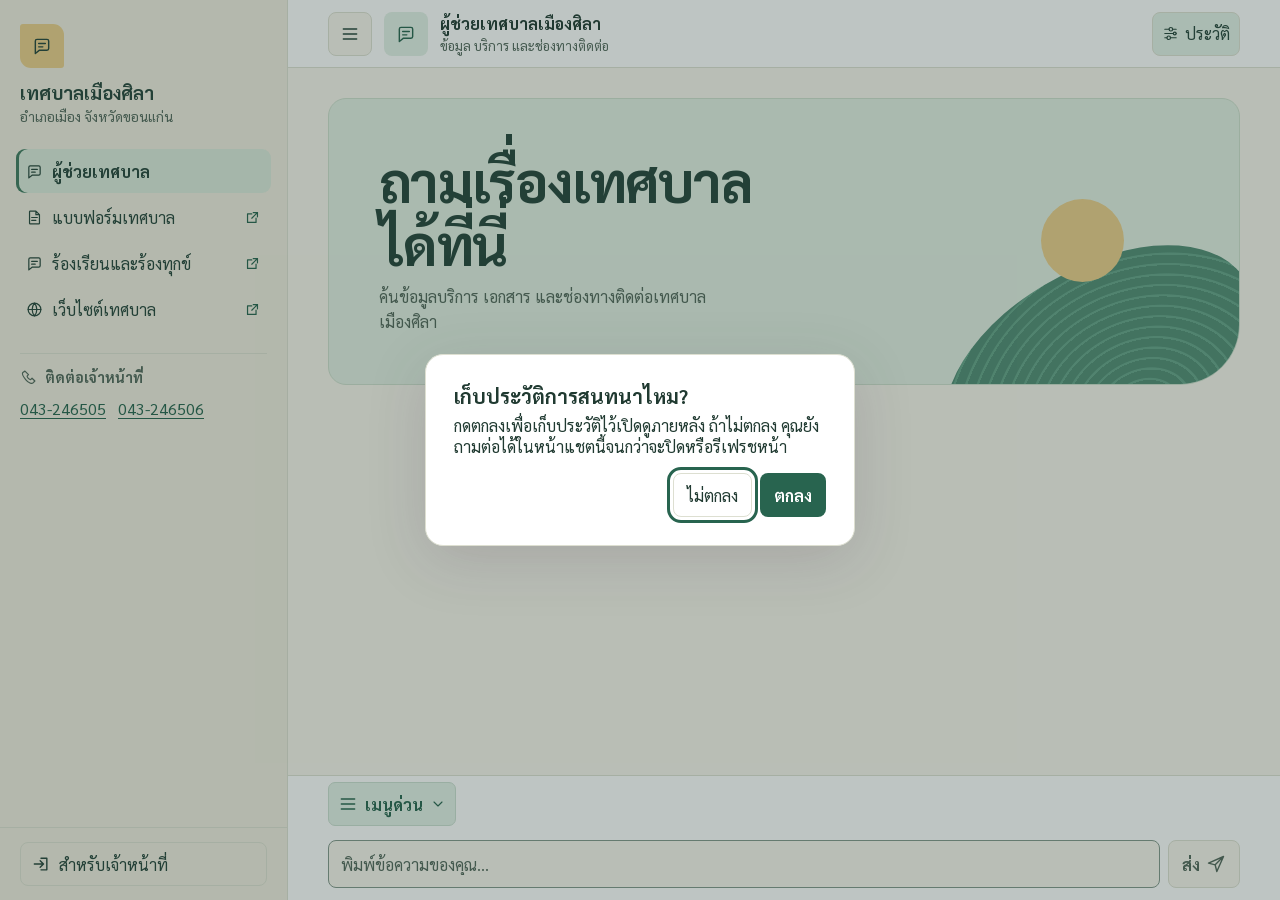
<file: index.html>
<!DOCTYPE html>
<html lang="th">
<head>
    <meta charset="UTF-8">
    <meta name="viewport" content="width=device-width, initial-scale=1.0, viewport-fit=cover">
    <title>แชทบอท เทศบาลเมืองศิลา</title>
    <link rel="preconnect" href="https://fonts.googleapis.com">
    <link rel="preconnect" href="https://fonts.gstatic.com" crossorigin>
    <link href="https://fonts.googleapis.com/css2?family=Sarabun:wght@400;500;600;700&display=swap" rel="stylesheet">
    <link rel="stylesheet" href="chat.css?v=jade-20261124">
</head>
<body>

<div class="app">

    <!-- ── Sidebar ── -->
    <aside class="sidebar hidden" id="sidebar" aria-label="ข้อมูลเทศบาล" inert>
        <div class="sidebar-emblem">
            <div class="emblem-seal"><svg class="icon" aria-hidden="true"><use href="/icons.svg#chat"></use></svg></div>
            <button class="close-sidebar" type="button" onclick="toggleSidebar()" aria-label="ปิดแถบด้านข้าง"><svg class="icon" viewBox="0 0 24 24" aria-hidden="true"><path d="m6 6 12 12M18 6 6 18"/></svg></button>
            <div class="emblem-name">เทศบาลเมืองศิลา</div>
            <div class="emblem-sub">อำเภอเมือง จังหวัดขอนแก่น</div>
        </div>
        <div class="sidebar-body">
            <nav class="sidebar-nav" aria-label="บริการประชาชน">
                <a href="/" aria-current="page"><svg class="icon" aria-hidden="true"><use href="/icons.svg#chat"></use></svg> ผู้ช่วยเทศบาล</a>
                <a href="https://www.sila-kk.go.th/pagelist.php?menuid=47" target="_blank" rel="noopener noreferrer"><svg class="icon" aria-hidden="true"><use href="/icons.svg#document"></use></svg> แบบฟอร์มเทศบาล<svg class="icon external-mark" aria-hidden="true"><use href="/icons.svg#external"></use></svg></a>
                <a href="https://www.sila-kk.go.th/link.php?menuid=11" target="_blank" rel="noopener noreferrer"><svg class="icon" aria-hidden="true"><use href="/icons.svg#chat"></use></svg> ร้องเรียนและร้องทุกข์<svg class="icon external-mark" aria-hidden="true"><use href="/icons.svg#external"></use></svg></a>
                <a href="https://www.sila-kk.go.th/" target="_blank" rel="noopener noreferrer"><svg class="icon" aria-hidden="true"><use href="/icons.svg#globe"></use></svg> เว็บไซต์เทศบาล<svg class="icon external-mark" aria-hidden="true"><use href="/icons.svg#external"></use></svg></a>
            </nav>
            <section class="sidebar-contact" aria-labelledby="contact-heading">
                <h2 id="contact-heading"><svg class="icon" aria-hidden="true"><use href="/icons.svg#phone"></use></svg> ติดต่อเจ้าหน้าที่</h2>
                <a href="tel:043246505">043-246505</a>
                <a href="tel:043246506">043-246506</a>
            </section>
        </div>
        <div class="sidebar-footer">
            <button class="admin-btn" type="button" onclick="window.location.href='login.html'"><svg class="icon" aria-hidden="true"><use href="/icons.svg#login"></use></svg> สำหรับเจ้าหน้าที่</button>
        </div>
    </aside>

    <!-- Backdrop (mobile) -->
    <div class="sidebar-backdrop" id="sidebarBackdrop" onclick="toggleSidebar()"></div>

    <!-- ── Chat ── -->
    <main class="chat-container">

        <div class="chat-header">
            <button class="toggle-sidebar" type="button" onclick="toggleSidebar()" aria-label="เปิดหรือปิดแถบด้านข้าง" aria-controls="sidebar" aria-expanded="false"><svg class="icon" aria-hidden="true"><use href="/icons.svg#menu"></use></svg></button>
            <div class="header-avatar"><svg class="icon" aria-hidden="true"><use href="/icons.svg#chat"></use></svg></div>
            <div class="header-info">
                <div class="header-name">ผู้ช่วยเทศบาลเมืองศิลา</div>
                <div class="header-status">ข้อมูล บริการ และช่องทางติดต่อ</div>
            </div>
            <button class="history-settings" id="history-settings" type="button" onclick="toggleHistorySettings()" aria-controls="cookieBanner" aria-expanded="false"><svg class="icon" aria-hidden="true"><use href="/icons.svg#settings"></use></svg><span>ประวัติ</span></button>
        </div>

        <div class="chat-body" id="chat" role="log" aria-label="ข้อความสนทนา" aria-relevant="additions text">
            <section class="welcome-chip">
                <h1>ถามเรื่องเทศบาล<br>ได้ที่นี่</h1>
                <p>ค้นข้อมูลบริการ เอกสาร และช่องทางติดต่อเทศบาลเมืองศิลา</p>
            </section>
            <p class="history-feedback" id="history-feedback" role="status"></p>
        </div>

        <dialog id="cookieBanner" class="cookie-banner" aria-labelledby="history-dialog-title">
            <div class="cookie-inner">
                <div>
                    <h2 id="history-dialog-title">เก็บประวัติการสนทนาไหม?</h2>
                    <p>กดตกลงเพื่อเก็บประวัติไว้เปิดดูภายหลัง ถ้าไม่ตกลง คุณยังถามต่อได้ในหน้าแชตนี้จนกว่าจะปิดหรือรีเฟรชหน้า</p>
                    <p class="history-choice" id="current-history-choice"></p>
                </div>
                <div class="cookie-actions">
                    <button class="btn-decline" type="button" onclick="declineCookies()" autofocus>ไม่ตกลง</button>
                    <button class="btn-accept" type="button" onclick="acceptCookies()">ตกลง</button>
                </div>
            </div>
        </dialog>

        <div class="toggle-quick">
            <button type="button" onclick="toggleQuick()" id="toggleQuickBtn" aria-controls="quickActions" aria-expanded="false"><svg class="icon" aria-hidden="true"><use href="/icons.svg#menu"></use></svg><span>เมนูด่วน</span><svg class="icon quick-chevron" viewBox="0 0 24 24" aria-hidden="true"><path d="m6 9 6 6 6-6"/></svg></button>
        </div>

        <div class="quick-actions" id="quickActions" style="display:none;">
            <button type="button" onclick="quickSend('แจ้งเรื่องร้องเรียน')"><svg class="icon" aria-hidden="true"><use href="/icons.svg#document"></use></svg> แจ้งเรื่องร้องเรียน</button>
            <button type="button" onclick="quickSend('ขอคำปรึกษา')"><svg class="icon" aria-hidden="true"><use href="/icons.svg#chat"></use></svg> ขอคำปรึกษา</button>
            <button type="button" onclick="quickSend('ข้อมูลเทศบาล')"><svg class="icon" aria-hidden="true"><use href="/icons.svg#globe"></use></svg> ข้อมูลเทศบาล</button>
            <button type="button" onclick="quickSend('ติดต่อเทศบาลเมืองศิลาได้ทางไหนบ้าง')"><svg class="icon" aria-hidden="true"><use href="/icons.svg#phone"></use></svg> ติดต่อเทศบาล</button>
        </div>

        <div class="request-feedback" id="request-feedback" data-state="idle">
            <p id="request-status" role="status" aria-atomic="true"></p>
            <button class="stop-btn" id="stop-waiting" type="button" onclick="stopWaiting()" hidden>หยุดรอ</button>
            <button class="retry-btn" id="retry-send" type="button" onclick="retrySend()" hidden><svg class="icon" aria-hidden="true"><use href="/icons.svg#refresh"></use></svg> ลองส่งอีกครั้ง</button>
        </div>
        <div class="chat-footer">
            <div class="input-wrap">
                <input id="msg" aria-label="ข้อความถึงเทศบาล" maxlength="500" placeholder="พิมพ์ข้อความของคุณ…" oninput="updateSendControls()" onkeydown="if(event.key==='Enter' && !event.isComposing) send()">
            </div>
            <button class="btn-send" type="button" onclick="send()" disabled><span>ส่ง</span><svg class="icon" aria-hidden="true"><use href="/icons.svg#send"></use></svg></button>
        </div>

    </main>
</div>

<script src="/config.js"></script>
<script>
function webUrl(value) {
    try {
        const url = new URL(value);
        if ((url.protocol === "https:" || url.protocol === "http:") && !url.username && !url.password) {
            return url.href;
        }
    } catch {
        return null;
    }
    return null;
}

function makeLink(label, url) {
    const link = document.createElement("a");
    link.href = url;
    link.textContent = label;
    link.target = "_blank";
    link.rel = "noopener noreferrer";
    return link;
}

function appendAnswer(container, value) {
    // Chat answers use a small subset of Markdown. Build with text nodes and
    // validated links so model or document output cannot create live HTML.
    const markup = /\[([^\]\n]+)\]\(([^\s)]+)\)|\*\*([^*\n]+)\*\*|https?:\/\/[^\s<>\[\])]+/g;
    let offset = 0;
    for (const match of value.matchAll(markup)) {
        container.append(value.slice(offset, match.index));
        const [token, label, href, bold] = match;
        if (bold) {
            const strong = document.createElement("strong");
            strong.textContent = bold;
            container.append(strong);
        } else {
            const linkValue = href ?? token.replace(/[.,;!?]+$/, "");
            const url = webUrl(linkValue);
            if (url) {
                container.append(makeLink(label ?? linkValue, url));
                if (!href) container.append(token.slice(linkValue.length));
            } else {
                container.append(token);
            }
        }
        offset = match.index + token.length;
    }
    container.append(value.slice(offset));
}
</script>
<script>
    const chat = document.getElementById("chat");
    let lastSender = null;

    function getNow() {
        return new Date().toLocaleTimeString('th-TH', { hour: '2-digit', minute: '2-digit' });
    }

    function formatTime(isoString) {
        if (!isoString) return getNow();
        try {
            const s = isoString.endsWith("Z") || isoString.includes("+") ? isoString : isoString + "+00:00";
            return new Date(s).toLocaleTimeString('th-TH', { hour: '2-digit', minute: '2-digit', timeZone: 'Asia/Bangkok' });
        } catch { return getNow(); }
    }

    function addMessage(text, sender, timestamp) {
        chat.querySelector(".welcome-chip")?.remove();
        const row = document.createElement("div");
        row.className = `msg-row ${sender}${sender === lastSender ? ' no-avatar' : ''}`;

        const avatar = document.createElement("div");
        avatar.className = "msg-avatar";
        avatar.append(document.querySelector(".header-avatar svg").cloneNode(true));

        const col = document.createElement("div");
        col.className = "message-content";

        const bubble = document.createElement("div");
        bubble.className = "bubble";
        if (sender === "bot") {
            appendAnswer(bubble, text || "");
        } else {
            bubble.textContent = text;
        }

        const time = document.createElement("span");
        time.className = "msg-time";
        time.textContent = formatTime(timestamp);

        col.appendChild(bubble);
        col.appendChild(time);
        if (sender === "bot") {
            row.appendChild(avatar);
            row.appendChild(col);
        } else {
            row.appendChild(col);
        }

        chat.appendChild(row);
        chat.scrollTop = chat.scrollHeight;
        lastSender = sender;
    }

    let sending = false;
    let failedQuestion = null;
    let activeChatRequest = null;
    const recentTurns = [];
    function rememberTurn(role, content) {
        recentTurns.push({ role, content: Array.from(content).slice(0, 800).join("") });
        if (recentTurns.length > 6) recentTurns.shift();
    }
    let historyChoice = null;
    try {
        historyChoice = localStorage.getItem("chat_cookie_consent");
    } catch {
        // The setting is still available for this page if storage is blocked.
    }

    function updateSendControls() {
        document.querySelector(".btn-send").disabled = sending || !document.getElementById("msg").value.trim();
        document.querySelectorAll("#quickActions button").forEach(button => { button.disabled = sending; });
    }

    function showRequestStatus(state, message = "") {
        document.getElementById("request-feedback").dataset.state = state;
        document.getElementById("request-status").textContent = message;
        document.getElementById("retry-send").hidden = state !== "error" && state !== "stopped";
        document.getElementById("stop-waiting").hidden = state !== "pending";
    }

    async function handleChatRequest(text) {
        const request = new AbortController();
        activeChatRequest = request;
        const timeout = setTimeout(() => request.abort("timeout"), 45_000);
        sending = true;
        failedQuestion = null;
        updateSendControls();
        showRequestStatus("pending", "กำลังค้นข้อมูลเทศบาล…");
        const noSave = historyChoice !== "accepted";
        try {
            const res = await fetch(`${window.API_BASE}/chat`, {
                method: "POST",
                headers: { "Content-Type": "application/json" },
                credentials: "include",
                signal: request.signal,
                body: JSON.stringify({
                    message: text,
                    no_save: noSave,
                    ...(recentTurns.length ? { recent: recentTurns } : {}),
                })
            });
            const data = await res.json();
            if (request.signal.aborted) throw new Error("Stopped");
            if (res.status === 429 && data.code === "ai_daily_quota") {
                showRequestStatus("quota", "ระบบ AI ใช้โควตาวันนี้ครบแล้ว ลองใหม่วันถัดไปหรือดูข้อมูลจากเว็บไซต์เทศบาล");
                return;
            }
            if (!res.ok || typeof data.answer !== "string") {
                throw new Error(typeof data.error === "string" ? data.error : "ส่งคำถามไม่สำเร็จ");
            }
            addMessage(data.answer, "bot");
            rememberTurn("user", text);
            rememberTurn("assistant", data.answer);
            showRequestStatus(
                data.history_saved === false ? "notice" : "idle",
                data.history_saved === false ? "ได้รับคำตอบแล้ว แต่ยังบันทึกประวัติไม่ได้" : ""
            );
        } catch {
            failedQuestion = text;
            if (request.signal.reason === "stopped") {
                showRequestStatus("stopped", "หยุดรอแล้ว ระบบอาจยังประมวลผลคำถามเดิมอยู่");
            } else {
                showRequestStatus("error", request.signal.reason === "timeout"
                    ? "ระบบใช้เวลาตอบนานเกินไป"
                    : "ส่งคำถามไม่สำเร็จ");
            }
        } finally {
            clearTimeout(timeout);
            activeChatRequest = null;
            sending = false;
            updateSendControls();
        }
    }

    function stopWaiting() {
        if (!activeChatRequest) return;
        activeChatRequest.abort("stopped");
        document.getElementById("msg").focus();
    }

    function retrySend() {
        if (!sending && failedQuestion) handleChatRequest(failedQuestion);
    }

    function send() {
        const input = document.getElementById("msg");
        const text = input.value.trim();
        if (!text || sending) return;
        addMessage(text, "user");
        input.value = "";
        handleChatRequest(text);
    }

    function quickSend(text) {
        if (sending) return;
        addMessage(text, "user");
        handleChatRequest(text);
    }

    function toggleQuick() {
        const qa = document.getElementById("quickActions");
        const btn = document.getElementById("toggleQuickBtn");
        const isOpen = qa.style.display === "grid";
        qa.style.display = isOpen ? "none" : "grid";
        btn.setAttribute("aria-expanded", String(!isOpen));
    }

    function checkCookieConsent() {
        setHistorySettings(!historyChoice);
    }
    function setHistorySettings(open) {
        document.getElementById("current-history-choice").textContent = historyChoice === "accepted"
            ? "ค่าปัจจุบัน: เก็บประวัติ"
            : historyChoice === "declined" ? "ค่าปัจจุบัน: ไม่เก็บประวัติ" : "";
        const dialog = document.getElementById("cookieBanner");
        if (open && !dialog.open) dialog.showModal();
        if (!open && dialog.open) dialog.close();
        document.getElementById("history-settings").setAttribute("aria-expanded", String(open));
    }
    document.getElementById("cookieBanner").addEventListener("close", () => {
        document.getElementById("history-settings").setAttribute("aria-expanded", "false");
    });
    function toggleHistorySettings() {
        setHistorySettings(document.getElementById("history-settings").getAttribute("aria-expanded") !== "true");
    }
    function closeHistorySettings() {
        setHistorySettings(false);
        document.getElementById("history-settings").focus();
    }
    function saveHistoryChoice(choice) {
        historyChoice = choice;
        try {
            localStorage.setItem("chat_cookie_consent", choice);
        } catch {
            // The choice applies until this page is closed.
        }
        closeHistorySettings();
    }
    function acceptCookies() {
        saveHistoryChoice("accepted");
        if (!chat.querySelector(".msg-row")) loadHistory();
    }
    function declineCookies() {
        saveHistoryChoice("declined");
    }

    async function loadHistory() {
        if (historyChoice !== "accepted") return;
        const status = document.getElementById("history-feedback");
        status.textContent = "กำลังโหลดประวัติการสนทนา…";
        try {
            const res = await fetch(`${window.API_BASE}/chat/history`, {
                credentials: "include",
                signal: AbortSignal.timeout(10000)
            });
            if (!res.ok) throw new Error("History unavailable");
            const data = await res.json();
            status.textContent = "";

            // session หมดอายุ — เคลียร์ consent และแสดง banner ใหม่
            if (data.session_expired) {
                return;
            }

            if (data.history && data.history.length && !chat.querySelector(".msg-row")
                && historyChoice === "accepted") {
                chat.replaceChildren(status);
                for (const message of data.history) {
                    if (typeof message.content !== "string" || !["user", "assistant"].includes(message.role)) continue;
                    addMessage(message.content, message.role === "user" ? "user" : "bot", message.created_at);
                    rememberTurn(message.role, message.content);
                }
            }
        } catch {
            status.textContent = "โหลดประวัติไม่ได้ คุณยังส่งคำถามใหม่ได้";
        }
    }

    const mobileSidebar = window.matchMedia("(max-width: 768px)");

    function setSidebar(open) {
        const sidebar = document.getElementById("sidebar");
        const backdrop = document.getElementById("sidebarBackdrop");
        sidebar.classList.toggle("hidden", !open);
        sidebar.inert = !open;
        document.querySelector(".chat-container").inert = open && mobileSidebar.matches;
        backdrop.classList.toggle("active", open);
        document.querySelector(".toggle-sidebar").setAttribute("aria-expanded", String(open));
    }

    function toggleSidebar() {
        const open = document.getElementById("sidebar").classList.contains("hidden");
        setSidebar(open);
        if (mobileSidebar.matches) {
            document.querySelector(open ? ".close-sidebar" : ".toggle-sidebar").focus();
        }
    }

    window.onload = () => {
        // ปิด sidebar อัตโนมัติตอนเปิดหน้าบนมือถือ
        setSidebar(!mobileSidebar.matches);
        checkCookieConsent();
        loadHistory();
    };
    mobileSidebar.addEventListener("change", () => setSidebar(!mobileSidebar.matches));
    document.addEventListener("keydown", event => {
        if (event.key !== "Escape" || document.getElementById("cookieBanner").open) return;
        const toggle = document.querySelector(".toggle-sidebar");
        if (mobileSidebar.matches && toggle.getAttribute("aria-expanded") === "true") {
            setSidebar(false);
            toggle.focus();
        } else if (document.getElementById("history-settings").getAttribute("aria-expanded") === "true") {
            closeHistorySettings();
        } else if (toggle.getAttribute("aria-expanded") === "true") {
            setSidebar(false);
            toggle.focus();
        }
    });

</script>

</body>
</html>
</file>
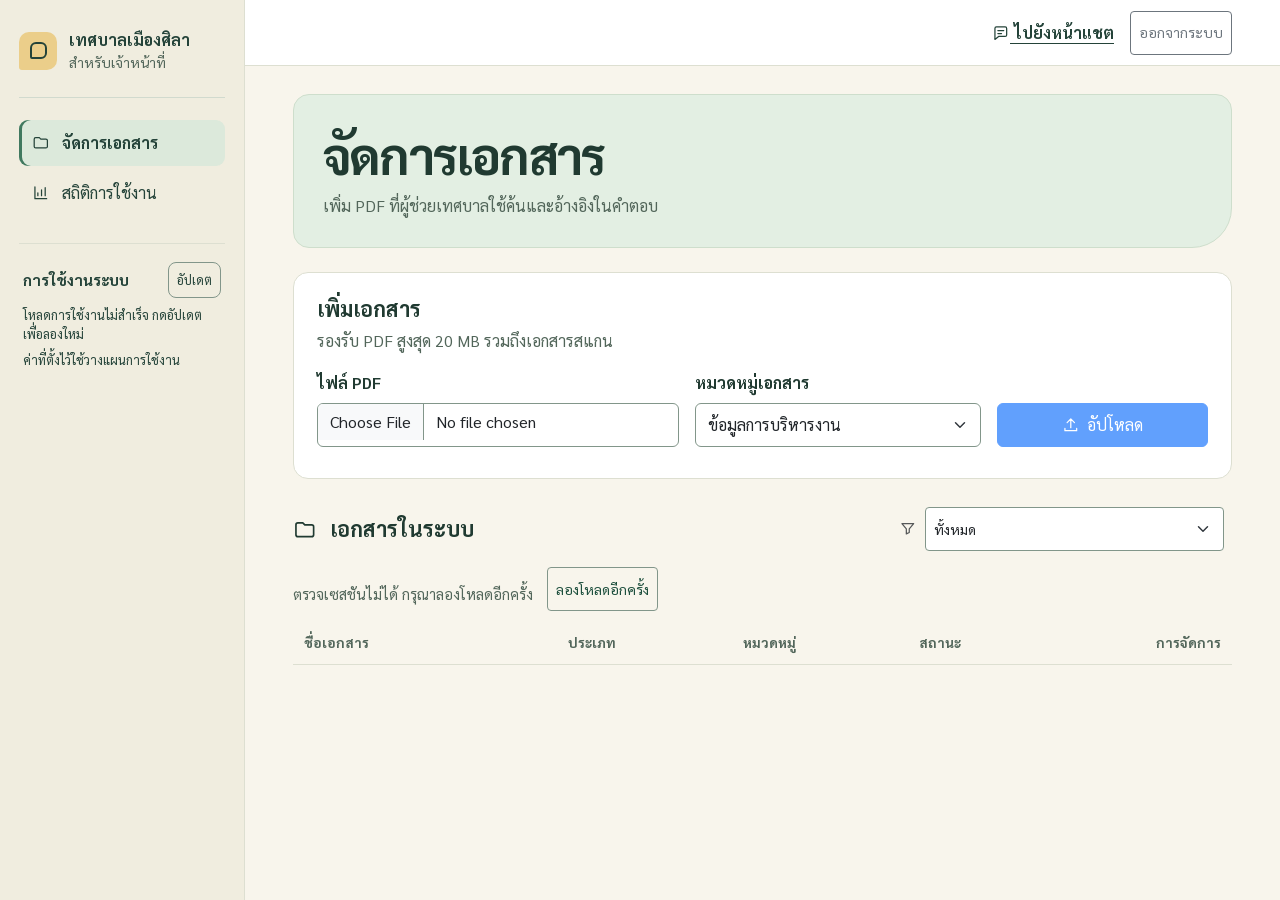
<file: admin.html>
<!DOCTYPE html>
<html lang="th">
<head>
    <meta charset="UTF-8">
    <meta name="viewport" content="width=device-width, initial-scale=1.0">
    <title>สำหรับเจ้าหน้าที่ — ระบบจัดการเอกสาร</title>
    <link href="https://fonts.googleapis.com/css2?family=Sarabun:wght@300;400;500;600;700&display=swap" rel="stylesheet">
    <link href="https://cdn.jsdelivr.net/npm/bootstrap@5.3.0/dist/css/bootstrap.min.css" rel="stylesheet">
    <link rel="stylesheet" href="/admin.css?v=jade-20261124">

</head>
<body>

<div id="wrapper">
    <nav id="sidebar" aria-label="เมนูเจ้าหน้าที่">
        <div class="sidebar-brand">
            <span class="staff-mark" aria-hidden="true"></span><div><strong>เทศบาลเมืองศิลา</strong><small>สำหรับเจ้าหน้าที่</small></div>
        </div>
        <a href="/admin.html" class="sidebar-link active" aria-current="page">
            <svg class="icon me-2" aria-hidden="true" focusable="false"><use href="/icons.svg#folder"></use></svg> จัดการเอกสาร
        </a>
        <a href="/stats.html" class="sidebar-link">
            <svg class="icon me-2" aria-hidden="true" focusable="false"><use href="/icons.svg#chart"></use></svg> สถิติการใช้งาน
        </a>
    </nav>

    <div id="page-content">
        <header class="topbar d-flex justify-content-between align-items-center">
            <button class="btn btn-light border" type="button" aria-controls="sidebar" aria-expanded="false" aria-label="แสดงหรือซ่อนเมนู">
                <svg class="icon" aria-hidden="true" focusable="false"><use href="/icons.svg#menu"></use></svg>
            </button>
            <div class="staff-actions">
                <a class="public-link" href="/"><svg class="icon" aria-hidden="true" focusable="false"><use href="/icons.svg#chat"></use></svg> ไปยังหน้าแชต</a>
                <button class="btn btn-outline-secondary btn-sm" type="button" id="sign-out">ออกจากระบบ</button>
            </div>
        </header>
        <p id="staff-status" class="staff-status" role="status"></p>

        <main class="container-fluid staff-content">
            <div class="page-heading"><h1>จัดการเอกสาร</h1><p>เพิ่ม PDF ที่ผู้ช่วยเทศบาลใช้ค้นและอ้างอิงในคำตอบ</p></div>
            <div class="stat-card">
                <h2 class="section-heading">เพิ่มเอกสาร</h2><p class="section-hint">รองรับ PDF สูงสุด 20 MB รวมถึงเอกสารสแกน</p>
                <div class="row g-3">
                    <div class="col-md-5">
                        <label class="form-label" for="pdfFile">ไฟล์ PDF</label>
                        <input type="file" class="form-control" id="pdfFile" accept=".pdf,application/pdf">
                    </div>
                    <div class="col-md-4">
                        <label class="form-label" for="category">หมวดหมู่เอกสาร</label>
                        <select class="form-select" id="category">
                            <option value="ข้อมูลการบริหารงาน">ข้อมูลการบริหารงาน</option>
                            <option value="ข้อมูลหน่วยตรวจสอบภายใน">ข้อมูลหน่วยตรวจสอบภายใน</option>
                            <option value="ข้อมูลกองการเจ้าหน้าที่">ข้อมูลกองการเจ้าหน้าที่</option>
                            <option value="ข้อมูลกองสวัสดิการสังคม">ข้อมูลกองสวัสดิการสังคม</option>

                            <option value="ข้อมูลกองการศึกษา">ข้อมูลกองการศึกษา</option>
                            <option value="ข้อมูลกองยุทธศาสตร์และงบประมาณ">ข้อมูลกองยุทธศาสตร์และงบประมาณ</option>
                            <option value="ข้อมูลกองสาธารณสุขและสิ่งแวดล้อม">ข้อมูลกองสาธารณสุขและสิ่งแวดล้อม</option>
                            <option value="ข้อมูลกองช่าง">ข้อมูลกองช่าง</option>

                            <option value="ข้อมูลกองคลัง">ข้อมูลกองคลัง</option>
                            <option value="ข้อมูลสำนักปลัดเทศบาล">ข้อมูลสำนักปลัดเทศบาล</option>
                            <option value="ข้อมูลฝ่ายบริหาร">ข้อมูลฝ่ายบริหาร</option>
                            <option value="ข้อมูลพื้นฐาน">ข้อมูลพื้นฐาน</option>

                            <option value="ข้อมูลการให้บริการประชาชน">ข้อมูลการให้บริการประชาชน</option>
                            <option value="ศูนย์ข้อมูลข่าวสาร">ศูนย์ข้อมูลข่าวสาร</option>
                            <option value="ข้อมูลมาตรการความ">ข้อมูลมาตรการความ</option>
                            <option value="โปร่งใสการจัดการทุจริต">โปร่งใสการจัดการทุจริต</option>

                            <option value="ข้อมูลการดำเนินการเพื่อป้องกันการทุจริต">ข้อมูลการดำเนินการเพื่อป้องกันการทุจริต</option>
                            <option value="ข้อมูลการจัดซื้อจัดจ้าง">ข้อมูลการจัดซื้อจัดจ้าง</option>
                            <option value="ข้อมูลการบริหารและพัฒนาทรัพยากรบุคคล">ข้อมูลการบริหารและพัฒนาทรัพยากรบุคคล</option>
                            <option value="ข้อมูลการบริหารเงินงบประมาณ">ข้อมูลการบริหารเงินงบประมาณ</option>

                            <option value="ข้อมูลทำนุบำรุงรักษา">ข้อมูลทำนุบำรุงรักษา</option>
                        </select>
                    </div>
                    <div class="col-md-3 align-self-end">
                        <button class="btn btn-primary w-100" id="uploadBtn" onclick="uploadPDF()" disabled>
                            <svg class="icon me-1" aria-hidden="true" focusable="false"><use href="/icons.svg#upload"></use></svg> อัปโหลด
                        </button>
                    </div>
                </div>

                <div class="progress" id="progressWrapper">
                    <div id="progressBar" class="progress-bar progress-bar-striped progress-bar-animated" role="progressbar" aria-label="ความคืบหน้าการอัปโหลด" aria-valuemin="0" aria-valuemax="100" aria-valuenow="0" style="width: 0%"></div>
                </div>
                <div class="upload-feedback">
                    <small id="uploadStatus" role="status" class="text-muted mt-2 d-block"></small>
                    <button type="button" class="btn btn-sm btn-outline-secondary" id="cancel-upload" hidden>หยุดส่งไฟล์</button>
                </div>
            </div>

            <section class="document-section" aria-label="เอกสารในระบบ">
                <div class="d-flex justify-content-between align-items-center mb-3 flex-wrap gap-2">
                    <h2 class="section-heading mb-0">
                        <svg class="icon me-2" aria-hidden="true" focusable="false"><use href="/icons.svg#folder"></use></svg> เอกสารในระบบ
                    </h2>
                    <div class="d-flex align-items-center gap-2">
                        <svg class="icon text-muted" aria-hidden="true" focusable="false"><use href="/icons.svg#filter"></use></svg>
                        <select class="form-select form-select-sm" id="filterCategory" aria-label="กรองตามหมวดหมู่" onchange="filterByCategory()">
                            <option value="">ทั้งหมด</option>
                            <option value="ข้อมูลการบริหารงาน">ข้อมูลการบริหารงาน</option>
                            <option value="ข้อมูลหน่วยตรวจสอบภายใน">ข้อมูลหน่วยตรวจสอบภายใน</option>
                            <option value="ข้อมูลกองการเจ้าหน้าที่">ข้อมูลกองการเจ้าหน้าที่</option>
                            <option value="ข้อมูลกองสวัสดิการสังคม">ข้อมูลกองสวัสดิการสังคม</option>
                            <option value="ข้อมูลกองการศึกษา">ข้อมูลกองการศึกษา</option>
                            <option value="ข้อมูลกองยุทธศาสตร์และงบประมาณ">ข้อมูลกองยุทธศาสตร์และงบประมาณ</option>
                            <option value="ข้อมูลกองสาธารณสุขและสิ่งแวดล้อม">ข้อมูลกองสาธารณสุขและสิ่งแวดล้อม</option>
                            <option value="ข้อมูลกองช่าง">ข้อมูลกองช่าง</option>
                            <option value="ข้อมูลกองคลัง">ข้อมูลกองคลัง</option>
                            <option value="ข้อมูลสำนักปลัดเทศบาล">ข้อมูลสำนักปลัดเทศบาล</option>
                            <option value="ข้อมูลฝ่ายบริหาร">ข้อมูลฝ่ายบริหาร</option>
                            <option value="ข้อมูลพื้นฐาน">ข้อมูลพื้นฐาน</option>
                            <option value="ข้อมูลการให้บริการประชาชน">ข้อมูลการให้บริการประชาชน</option>
                            <option value="ศูนย์ข้อมูลข่าวสาร">ศูนย์ข้อมูลข่าวสาร</option>
                            <option value="ข้อมูลมาตรการความ">ข้อมูลมาตรการความ</option>
                            <option value="โปร่งใสการจัดการทุจริต">โปร่งใสการจัดการทุจริต</option>
                            <option value="ข้อมูลการดำเนินการเพื่อป้องกันการทุจริต">ข้อมูลการดำเนินการเพื่อป้องกันการทุจริต</option>
                            <option value="ข้อมูลการจัดซื้อจัดจ้าง">ข้อมูลการจัดซื้อจัดจ้าง</option>
                            <option value="ข้อมูลการบริหารและพัฒนาทรัพยากรบุคคล">ข้อมูลการบริหารและพัฒนาทรัพยากรบุคคล</option>
                            <option value="ข้อมูลการบริหารเงินงบประมาณ">ข้อมูลการบริหารเงินงบประมาณ</option>
                            <option value="ข้อมูลทำนุบำรุงรักษา">ข้อมูลทำนุบำรุงรักษา</option>
                        </select>
                        <small id="filterCount" class="text-muted text-nowrap"></small>
                    </div>
                </div>
                <div class="retry-panel">
                    <p class="section-status" id="documents-status" role="status"></p>
                    <div class="delete-review" id="delete-review" hidden>
                        <p id="delete-message" role="status"></p>
                        <button class="btn btn-outline-secondary" id="cancel-delete" type="button">ยกเลิกการลบ</button>
                        <button class="btn btn-danger" id="confirm-delete" type="button">ลบถาวร</button>
                    </div>
                    <button type="button" class="btn btn-sm btn-outline-primary" id="reload-documents" hidden>ลองโหลดอีกครั้ง</button>
                </div>
                <div class="table-responsive">
                    <table class="table custom-table">
                        <thead>
                            <tr>
                                <th>ชื่อเอกสาร</th>
                                <th class="text-center">ประเภท</th>
                                <th class="text-center">หมวดหมู่</th>
                                <th class="text-center">สถานะ</th>
                                <th class="text-end">การจัดการ</th>
                            </tr>
                        </thead>
                        <tbody id="pdfList"></tbody>
                    </table>
                </div>
            </section>
        </main>
    </div>
</div>
<script src="/config.js"></script>
<script src="/staff.js"></script>
<script>
    const uploadButton = document.getElementById("uploadBtn");
    const cancelUpload = document.getElementById("cancel-upload");
    const listStatus = document.getElementById("documents-status");
    const reloadButton = document.getElementById("reload-documents");
    let transmitting = null;
    cancelUpload.addEventListener("click", () => transmitting?.abort());

    async function checkAuth() {
        try {
            const res = await staffFetch("/api/check-admin");
            const status = await res.json();
            if (!status.authenticated) {
                window.location.replace("/login.html");
                return false;
            }
            return true;
        } catch {
            listStatus.textContent = "ตรวจเซสชันไม่ได้ กรุณาลองโหลดอีกครั้ง";
            reloadButton.hidden = false;
            return false;
        }
    }
    // --- เก็บข้อมูลเอกสารทั้งหมดไว้ filter ---
    let allDocs = [];

    function filterByCategory() {
        const selected = document.getElementById("filterCategory").value;
        const filtered = selected ? allDocs.filter(d => d.category === selected) : allDocs;
        renderTable(filtered);
        const count = document.getElementById("filterCount");
        count.textContent = selected ? `แสดง ${filtered.length} จาก ${allDocs.length} รายการ` : `${allDocs.length} รายการ`;
    }

    function renderTable(docs) {
        const tbody = document.getElementById("pdfList");
        tbody.innerHTML = "";

        if (docs.length === 0) {
            tbody.innerHTML = '<tr><td colspan="5" class="text-center text-muted">ไม่พบเอกสารในหมวดหมู่นี้</td></tr>';
            return;
        }

        docs.forEach((doc) => {
            const file = doc.source;
            const displayName = doc.original_name || file;
            const category = doc.category;
            const ext = displayName.split('.').pop().toUpperCase();

            const row = document.createElement("tr");
            row.innerHTML = `
                <td>
                    <div class="d-flex align-items-center">
                        <svg class="icon pdf-icon" aria-hidden="true" focusable="false"><use href="/icons.svg#document"></use></svg>
                        <div>
                            <div class="fw-bold text-dark"></div>
                        </div>
                    </div>
                </td>
                <td class="text-center">
                    <span class="badge bg-light text-dark border"></span>
                </td>
                <td class="text-center">
                    <span class="text-secondary"></span>
                </td>
                <td class="text-center">
                    <span class="badge badge-active rounded-pill">ใช้งาน</span>
                </td>
                <td class="text-end">
                    <div class="document-actions">
                        <button type="button" class="btn btn-sm btn-outline-primary" aria-label="ดูเอกสาร">
                            <svg class="icon" aria-hidden="true" focusable="false"><use href="/icons.svg#eye"></use></svg> <span>ดู</span>
                        </button>
                        <button type="button" class="btn btn-sm btn-outline-primary" aria-label="ดาวน์โหลดเอกสาร">
                            <svg class="icon" aria-hidden="true" focusable="false"><use href="/icons.svg#download"></use></svg> <span>ดาวน์โหลด</span>
                        </button>
                        <button type="button" class="btn btn-sm btn-outline-danger" aria-label="ลบเอกสาร">
                            <svg class="icon" aria-hidden="true" focusable="false"><use href="/icons.svg#trash"></use></svg> <span>ลบ</span>
                        </button>
                    </div>
                </td>
            `;
            row.querySelector(".fw-bold").textContent = displayName;
            row.querySelector(".bg-light").textContent = ext;
            row.querySelector(".text-secondary").textContent = category;
            const encodedSource = encodeURIComponent(file);
            const downloadUrl = `${window.API_BASE}/pdfs/download/${encodedSource}`;
            const [view, download, remove] = row.querySelectorAll("button");
            view.addEventListener("click", () => window.open(downloadUrl, "_blank", "noopener"));
            download.addEventListener("click", () => window.location.assign(downloadUrl));
            remove.addEventListener("click", () => deletePDF(encodedSource, displayName, remove));
            tbody.appendChild(row);
        });
    }

    function uploadPDF() {
        const fileInput = document.getElementById("pdfFile");
        const file = fileInput.files[0];
        const button = uploadButton;
        const progressWrapper = document.getElementById("progressWrapper");
        const progressBar = document.getElementById("progressBar");
        const statusText = document.getElementById("uploadStatus");

        function setStatus(message, tone = "secondary") {
            statusText.className = `text-${tone} mt-2 d-block`;
            statusText.textContent = message;
        }

        if (!file) {
            setStatus("กรุณาเลือกไฟล์ PDF", "danger");
            return;
        }
        if (file.size > 20 * 1024 * 1024) {
            setStatus("รองรับไฟล์ไม่เกิน 20 MB", "danger");
            return;
        }

        const formData = new FormData();
        formData.append("file", file);
        formData.append("category", document.getElementById("category").value);

        if (button.disabled) return;
        button.disabled = true;
        progressWrapper.style.display = "flex";
        progressBar.style.width = "0%";
        progressBar.setAttribute("aria-valuenow", "0");
        setStatus("กำลังอัปโหลดไฟล์…");

        const xhr = new XMLHttpRequest();
        transmitting = xhr;
        cancelUpload.hidden = false;
        function endTransmission() {
            if (transmitting === xhr) transmitting = null;
            cancelUpload.hidden = true;
        }
        xhr.upload.addEventListener("progress", event => {
            if (event.lengthComputable) {
                const percent = Math.round(event.loaded / event.total * 100);
                progressBar.style.width = `${percent}%`;
                progressBar.setAttribute("aria-valuenow", String(percent));
                if (event.loaded >= event.total) endTransmission();
            }
        });
        xhr.upload.addEventListener("load", () => {
            endTransmission();
            setStatus("ส่งไฟล์แล้ว กำลังรอระบบอ่านข้อความและเพิ่มเข้าฐานความรู้…");
        });
        xhr.addEventListener("load", () => {
            if (xhr.status === 200) {
                setStatus(xhr.response?.message || "เพิ่มเอกสารเข้าฐานความรู้แล้ว", "success");
                fileInput.value = "";
                loadPDFs();
                refreshStaffUsage();
            } else if (xhr.status === 401) {
                window.location.replace("/login.html");
            } else {
                setStatus(xhr.response?.error || "ประมวลผลเอกสารไม่สำเร็จ กรุณาลองใหม่", "danger");
            }
        });
        xhr.addEventListener("error", () => {
            setStatus("การเชื่อมต่อขาดหาย กรุณาตรวจรายการเอกสารก่อนลองใหม่", "danger");
            loadPDFs();
        });
        xhr.addEventListener("timeout", () => {
            setStatus("ระบบใช้เวลานาน กรุณาตรวจรายการเอกสารก่อนลองอัปโหลดอีกครั้ง", "danger");
            loadPDFs();
        });
        xhr.addEventListener("abort", () => {
            setStatus("หยุดการส่งจากเบราว์เซอร์แล้ว กำลังตรวจรายการเอกสารอีกครั้ง");
            loadPDFs();
        });
        xhr.addEventListener("loadend", () => {
            endTransmission();
            progressWrapper.style.display = "none";
            button.disabled = false;
        });

        xhr.open("POST", `${window.API_BASE}/upload-pdf`);
        xhr.timeout = 180000;
        xhr.responseType = "json";
        xhr.withCredentials = true;
        xhr.send(formData);
    }
    // --- ฟังก์ชันโหลดรายการไฟล์ ---
    async function loadPDFs() {
        const tbody = document.getElementById("pdfList");
        const categoryFilter = document.getElementById("filterCategory");
        reloadButton.hidden = true;
        categoryFilter.disabled = true;
        listStatus.textContent = "กำลังโหลดรายการเอกสาร…";
        tbody.replaceChildren();

        try {
            const res = await staffFetch("/pdfs");
            const data = await res.json();
            allDocs = data.files || [];
            categoryFilter.disabled = false;
            filterByCategory();
            listStatus.textContent = "";
        } catch {
            document.getElementById("filterCount").textContent = "";
            listStatus.textContent = "โหลดรายการเอกสารไม่สำเร็จ";
            reloadButton.hidden = false;
        }
    }

    const deleteReview = document.getElementById("delete-review");
    const cancelDelete = document.getElementById("cancel-delete");
    const confirmDelete = document.getElementById("confirm-delete");
    let pendingDelete = null;

    function deletePDF(encodedSource, displayName, button) {
        if (confirmDelete.disabled) return;
        if (pendingDelete) pendingDelete.button.disabled = false;
        pendingDelete = {encodedSource, button};
        button.disabled = true;
        document.getElementById("delete-message").textContent = `ลบ «${displayName}» ออกจากคลังเอกสาร? หลังลบแล้วจะกู้คืนจากหน้านี้ไม่ได้`;
        deleteReview.hidden = false;
        cancelDelete.focus();
    }

    function closeDeleteReview(restoreFocus = false) {
        const button = pendingDelete?.button;
        if (button) button.disabled = false;
        pendingDelete = null;
        deleteReview.hidden = true;
        if (restoreFocus) button?.focus();
    }

    cancelDelete.addEventListener("click", () => {
        closeDeleteReview(true);
        listStatus.textContent = "ยกเลิกแล้ว เอกสารยังอยู่ในคลัง";
    });
    deleteReview.addEventListener("keydown", event => {
        if (event.key === "Escape" && !cancelDelete.disabled) cancelDelete.click();
    });

    confirmDelete.addEventListener("click", async () => {
        if (!pendingDelete) return;
        const {encodedSource} = pendingDelete;
        const status = document.getElementById("uploadStatus");
        const message = document.getElementById("delete-message");
        confirmDelete.disabled = true;
        cancelDelete.disabled = true;
        message.textContent = "กำลังลบเอกสาร…";
        try {
            await staffFetch(`/pdf/${encodedSource}`, {method: "DELETE"});
            status.textContent = "ลบเอกสารแล้ว";
            await loadPDFs();
            refreshStaffUsage();
        } catch {
            status.textContent = "ยืนยันผลการลบไม่ได้ กรุณาโหลดรายการใหม่ก่อนลองอีกครั้ง";
            reloadButton.hidden = false;
        } finally {
            closeDeleteReview();
            confirmDelete.disabled = false;
            cancelDelete.disabled = false;
        }
    });

    async function loadStaffDocuments() {
        reloadButton.hidden = true;
        listStatus.textContent = "กำลังตรวจเซสชัน…";
        if (await checkAuth()) {
            uploadButton.disabled = false;
            await loadPDFs();
        }
    }
    reloadButton.addEventListener("click", loadStaffDocuments);
    loadStaffDocuments();
</script>
</body>
</html>
</file>
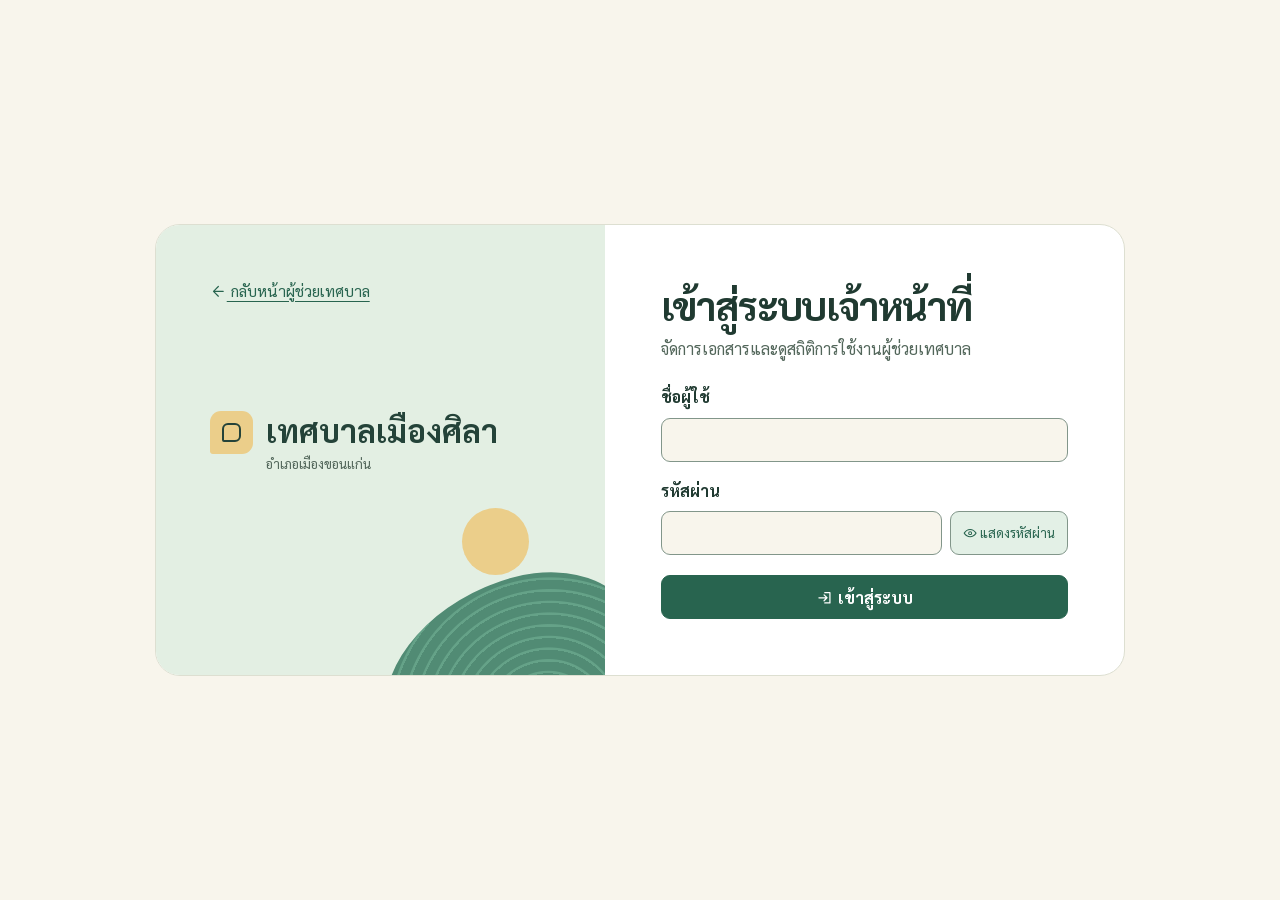
<file: login.html>
<!doctype html>
<html lang="th">
<head>
  <meta charset="utf-8">
  <meta name="viewport" content="width=device-width, initial-scale=1">
  <title>เข้าสู่ระบบเจ้าหน้าที่ | เทศบาลเมืองศิลา</title>
  <link rel="preconnect" href="https://fonts.googleapis.com">
  <link rel="preconnect" href="https://fonts.gstatic.com" crossorigin>
  <link href="https://fonts.googleapis.com/css2?family=Sarabun:wght@400;600;700&display=swap" rel="stylesheet">
  <link rel="stylesheet" href="/login.css?v=jade-20261124">
  <script src="/config.js" defer></script>
  <script src="/login.js" defer></script>
</head>
<body>
  <main>
    <header>
      <a href="/"><svg class="icon" aria-hidden="true" focusable="false"><use href="/icons.svg#back"></use></svg> กลับหน้าผู้ช่วยเทศบาล</a>
      <div class="entry-brand"><span class="entry-mark" aria-hidden="true"></span><div><strong>เทศบาลเมืองศิลา</strong><small>อำเภอเมืองขอนแก่น</small></div></div>
    </header>
    <form id="login-form">
      <div class="entry-title"><h1>เข้าสู่ระบบเจ้าหน้าที่</h1><p>จัดการเอกสารและดูสถิติการใช้งานผู้ช่วยเทศบาล</p></div>
      <label for="username">ชื่อผู้ใช้</label>
      <input id="username" name="username" autocomplete="username" required>
      <label for="password">รหัสผ่าน</label>
      <div class="password-field">
        <input id="password" name="password" type="password" autocomplete="current-password" required>
        <button type="button" id="toggle-password" aria-controls="password" aria-pressed="false"><svg class="icon" aria-hidden="true" focusable="false"><use href="/icons.svg#eye"></use></svg> <span>แสดงรหัสผ่าน</span></button>
      </div>
      <p id="error" role="alert" hidden></p>
      <button id="submit" type="submit"><svg class="icon" aria-hidden="true" focusable="false"><use href="/icons.svg#login"></use></svg> <span>เข้าสู่ระบบ</span></button>
      <p class="sr-only" id="login-status" role="status"></p>
    </form>
  </main>
</body>
</html>
</file>
<file: chat.css>
:root {
    color-scheme: light;
    --navy: #244339;
    --blue: #28644f;
    --blue-hover: #1c4e3c;
    --ink: #203a31;
    --muted: #52665a;
    --line: #dddfd1;
    --paper: #f8f5ec;
    --white: #fff;
    --tint: #e3f0e6;
    --gold: #ebce8a;
    --field-border: #82968a;
    --danger: #8f2a23;
    --danger-tint: #fff0ed;
    --action: #28644f;
    --action-hover: #1c4e3c;
    --sidebar-width: min(288px, 88vw);
    --gutter: max(clamp(14px, 3.2vw, 40px), calc((100% - 944px) / 2));
    font-family: Sarabun, Tahoma, sans-serif;
    color: var(--ink);
    background: var(--paper);
}

*, *::before, *::after { box-sizing: border-box; }
body { margin: 0; }
button, input, textarea { font: inherit; }
button { cursor: pointer; }
a { color: var(--blue); text-underline-offset: .18em; }
:focus-visible { outline: 3px solid var(--blue); outline-offset: 3px; }
.icon { width: 20px; height: 20px; flex: none; vertical-align: -.2em; fill: none; stroke: currentColor; stroke-width: 1.7; stroke-linecap: round; stroke-linejoin: round; }

.app { display: flex; width: 100%; height: 100vh; height: 100dvh; overflow: hidden; }
.sidebar { position: absolute; inset: 0 auto 0 0; width: var(--sidebar-width); display: flex; flex-direction: column; z-index: 3; background: #f0eddf; color: var(--navy); border-inline-end: 1px solid var(--line); transition: transform .23s ease; }
.sidebar.hidden { transform: translateX(-100%); }
.sidebar :focus-visible { outline-color: var(--blue); }
.sidebar-emblem { position: relative; padding: 24px 20px; }
.emblem-seal { width: 44px; height: 44px; display: grid; place-items: center; margin-bottom: 12px; color: var(--navy); background: var(--gold); border-radius: 3px 11px 3px 11px; }
.emblem-name { font-size: 1.15rem; font-weight: 700; }
.emblem-sub { margin-top: 3px; color: var(--muted); font-size: .85rem; }
.sidebar-body { padding: 0 16px 16px; display: flex; flex: 1; min-height: 0; flex-direction: column; gap: 22px; overflow: auto; }
.sidebar-nav { display: grid; gap: 2px; }
.sidebar-nav a { display: flex; align-items: center; gap: 9px; min-height: 44px; padding: 7px 10px; border-radius: 9px; color: var(--navy); text-decoration: none; }
.sidebar-nav a:hover, .sidebar-nav [aria-current="page"] { background: #dce9db; }
.sidebar-nav [aria-current="page"] { box-shadow: inset 3px 0 #40795f; font-weight: 700; }
.sidebar-nav a > .icon, .sidebar-contact .icon { width: 17px; height: 17px; }
.sidebar-nav .external-mark { margin-inline-start: auto; color: var(--blue); }
.sidebar-contact { border-top: 1px solid var(--line); margin-inline: 4px; padding-top: 14px; }
.sidebar-contact h2 { display: flex; align-items: center; gap: 8px; margin: 0; color: var(--muted); font-size: .9rem; }
.sidebar-contact a { display: inline-flex; align-items: center; min-height: 44px; margin-inline-end: 8px; font-variant-numeric: tabular-nums; }
.sidebar-footer { padding: 14px 20px; border-top: 1px solid var(--line); }
.admin-btn, .close-sidebar { color: var(--navy); background: transparent; border: 1px solid var(--line); border-radius: 8px; }
.admin-btn { display: flex; align-items: center; justify-content: flex-start; gap: 8px; width: 100%; min-height: 44px; padding: 8px 10px; }
.admin-btn:hover, .close-sidebar:hover { background: #dce9db; }
.close-sidebar { display: none; }
.sidebar-backdrop { display: none; }

.chat-container { display: flex; flex: 1; flex-direction: column; min-width: 0; margin-left: var(--sidebar-width); }
.sidebar.hidden ~ .chat-container { margin-left: 0; }
.chat-header { display: flex; align-items: center; gap: 12px; min-height: 68px; padding: 8px var(--gutter); background: var(--white); border-bottom: 1px solid var(--line); }
.toggle-sidebar, .header-avatar { display: grid; place-items: center; flex: none; width: 44px; height: 44px; border-radius: 8px; }
.toggle-sidebar { color: var(--navy); background: var(--white); border: 1px solid var(--line); }
.toggle-sidebar:hover, .toggle-sidebar[aria-expanded="true"] { background: var(--paper); }
.header-avatar { color: var(--blue); background: var(--tint); }
.header-info { min-width: 0; }
.history-settings { margin-inline-start: auto; display: inline-flex; align-items: center; gap: 6px; flex: none; min-height: 44px; padding: 6px 9px; color: var(--navy); background: var(--white); border: 1px solid var(--line); border-radius: 8px; }
.history-settings .icon { width: 17px; height: 17px; }
.history-settings:hover, .history-settings[aria-expanded="true"] { background: var(--tint); }
.header-name { font-weight: 700; line-height: 1.35; }
.header-status { color: var(--muted); font-size: .83rem; margin-top: 2px; }

.chat-body { flex: 1; min-height: 0; overflow-y: auto; padding: 20px var(--gutter) 24px; }
.welcome-chip { position: relative; isolation: isolate; overflow: hidden; margin: 10px 0 24px; padding: clamp(20px, 5vw, 50px); border: 1px solid #cedecc; border-radius: 18px 18px 60px 18px; background: #e3efe3; }
.welcome-chip::before, .welcome-chip::after { content: ""; position: absolute; z-index: -1; pointer-events: none; }
.welcome-chip::before { inset: auto -32px -90px auto; width: clamp(125px, 34vw, 340px); aspect-ratio: 1.65; border-radius: 52% 44% 0 0; transform: rotate(-27deg); background: repeating-radial-gradient(ellipse at 56% 77%, #65a288 0 2px, #518b74 3px 12px); }
.welcome-chip::after { inset: auto clamp(25px, 9vw, 132px) clamp(48px, 8vw, 103px) auto; width: clamp(30px, 7vw, 83px); aspect-ratio: 1; border-radius: 50%; background: #ebce8a; }
.welcome-chip h1 { margin: 0; font-size: clamp(1.62rem, 5.2vw, 3.48rem); font-weight: 700; line-height: 1.13; letter-spacing: -.03em; color: var(--navy); }
.welcome-chip p { margin: 10px 0 0; max-width: min(67%, 37ch); color: var(--muted); line-height: 1.55; }
.history-feedback { margin: 0; color: var(--muted); }
.history-feedback:not(:empty) { padding-block: 7px; }

.msg-row { display: flex; gap: 8px; margin-block: 15px; align-items: flex-start; }
.msg-row.user { justify-content: flex-end; }
.message-content { display: flex; flex-direction: column; min-width: 0; max-width: min(84%, 66ch); }
.user .message-content { align-items: flex-end; }
.msg-avatar { display: grid; place-items: center; width: 34px; height: 34px; flex: none; color: var(--blue); background: var(--tint); border-radius: 8px; }
.msg-row.no-avatar .msg-avatar { visibility: hidden; }
.bubble { padding: 10px 13px; color: var(--ink); background: var(--white); border: 1px solid var(--line); border-radius: 3px 12px 12px 12px; line-height: 1.55; white-space: pre-wrap; overflow-wrap: anywhere; }
.user .bubble { color: var(--ink); background: var(--tint); border-color: var(--line); border-radius: 12px 3px 12px 12px; }
.msg-time { color: var(--muted); font-size: .78rem; margin: 4px 0 0; }

.toggle-quick, .quick-actions, .chat-footer { padding-inline: var(--gutter); background: var(--white); flex: none; }
.toggle-quick { padding-block: 6px; border-top: 1px solid var(--line); }
#toggleQuickBtn { color: var(--blue); display: inline-flex; align-items: center; gap: 7px; min-height: 44px; padding: 6px 9px; font-weight: 700; background: var(--tint); border: 1px solid #cbded0; border-radius: 7px; }
#toggleQuickBtn:hover { background: #d7eadc; }
.quick-chevron { width: 16px; height: 16px; transition: transform .2s ease; }
#toggleQuickBtn[aria-expanded="true"] .quick-chevron { transform: rotate(180deg); }
.quick-actions { grid-template-columns: repeat(4, minmax(0, 1fr)); gap: 7px; padding-block: 2px 8px; }
.quick-actions button { display: flex; align-items: center; gap: 7px; min-height: 44px; text-align: start; padding: 6px 8px; color: var(--navy); background: var(--white); border: 1px solid var(--line); border-radius: 7px; }
.quick-actions button .icon { color: var(--blue); width: 17px; height: 17px; }
.quick-actions button:hover { background: var(--tint); border-color: #6e987f; }
.quick-actions button:disabled, .btn-send:disabled { color: var(--muted); background: var(--paper); border-color: var(--line); cursor: default; }
.quick-actions button:disabled .icon { color: inherit; }

.request-feedback { display: flex; flex-wrap: wrap; flex: none; align-items: center; justify-content: space-between; gap: 6px 12px; padding: 6px var(--gutter); color: var(--navy); background: var(--tint); }
.request-feedback[data-state="idle"] { padding: 0; }
.request-feedback:is([data-state="error"], [data-state="quota"]) { color: var(--danger); background: var(--danger-tint); }
.request-feedback p { margin: 0; font-size: .91rem; }
.request-feedback[data-state="pending"] p::before { display: inline-block; content: ""; width: .72em; height: .72em; margin-inline-end: .5em; border: 2px solid var(--blue); border-inline-end-color: transparent; border-radius: 50%; animation: spin .8s linear infinite; }
@keyframes spin { to { transform: rotate(360deg); } }
.retry-btn, .stop-btn { display: inline-flex; align-items: center; gap: 5px; min-height: 44px; padding: 4px 9px; color: var(--navy); background: var(--white); border: 1px solid currentColor; border-radius: 7px; }
.request-feedback[data-state="error"] .retry-btn { color: var(--danger); }
.retry-btn[hidden], .stop-btn[hidden] { display: none; }
.retry-btn:hover, .stop-btn:hover { background: var(--paper); }

.chat-footer { display: flex; gap: 8px; padding-block: 8px calc(12px + env(safe-area-inset-bottom)); }
.input-wrap { display: flex; flex: 1; min-width: 0; }
.input-wrap input { width: 100%; min-width: 0; min-height: 48px; padding: 8px 12px; color: var(--ink); background: var(--paper); border: 1px solid var(--field-border); border-radius: 8px; }
.input-wrap input::placeholder { color: var(--muted); }
.btn-send, .btn-accept { color: var(--white); background: var(--blue); border: 1px solid transparent; border-radius: 8px; font-weight: 700; }
.btn-send { display: flex; gap: 6px; align-items: center; padding: 8px 13px; }
.btn-send:not(:disabled) { background: var(--action); }
.btn-send:not(:disabled):hover { background: var(--action-hover); }
.btn-accept:hover { background: var(--blue-hover); }

.cookie-banner { width: min(430px, calc(100% - 28px)); padding: clamp(18px, 5vw, 28px); color: var(--ink); background: var(--white); border: 1px solid var(--line); border-radius: 18px; box-shadow: 0 14px 60px #3e254025; }
.cookie-banner::backdrop { background: #203a314a; }
.cookie-inner { display: grid; gap: 16px; }
.cookie-inner h2 { margin: 0 0 6px; font-size: 1.25rem; line-height: 1.3; }
.cookie-inner p { margin: 0; }
.cookie-inner .history-choice:not(:empty) { margin-top: 6px; color: var(--muted); font-size: .87rem; }
.cookie-actions { display: flex; flex-wrap: wrap; justify-content: end; gap: 8px; }
.cookie-actions button { min-height: 44px; padding-inline: 13px; }
.btn-decline { color: var(--ink); background: var(--white); border: 1px solid var(--line); border-radius: 8px; }

@media (max-width: 1040px) {
    .quick-actions { grid-template-columns: repeat(2, minmax(0, 1fr)); }
}

@media (max-width: 768px) {
    .chat-container { margin-left: 0; }
    .chat-header { gap: 8px; }
    .header-avatar, .header-status { display: none; }
    .chat-header { min-height: 58px; padding-block: 6px; }
    .chat-body { padding-block: 10px 14px; }
    .welcome-chip { margin-block: 4px 14px; }
    .toggle-quick { padding-block: 3px; }
    .chat-footer { padding-block: 5px calc(8px + env(safe-area-inset-bottom)); }
    .close-sidebar { display: grid; place-items: center; position: absolute; top: 20px; right: 17px; width: 44px; height: 44px; }
    .sidebar-backdrop.active { display: block; position: absolute; inset: 0; z-index: 2; background: #203a314a; }
}

@media (max-width: 380px) {
    .header-name { font-size: .95rem; }
    .history-settings { padding-inline: 7px; }
    .history-settings .icon { display: none; }
}

@media (prefers-reduced-motion: reduce) {
    .sidebar, .quick-chevron { transition: none; }
    .request-feedback[data-state="pending"] p::before { animation: none; }
}
</file>
<file: admin.css>
:root {
    color-scheme: light;
    --ink: #203a31;
    --muted: #52665a;
    --deep: #244339;
    --wash: #e3f0e6;
    --paper: #f8f5ec;
    --line: #dddfd1;
    --accent: #ebce8a;
}
body { min-height: 100vh; background: var(--paper); color: var(--ink); font-family: Sarabun, Tahoma, sans-serif; }
#wrapper { display: grid; grid-template-columns: 245px minmax(0, 1fr); min-height: 100vh; }
#sidebar { background: #f0eddf; color: var(--deep); border-inline-end: 1px solid var(--line); padding: 28px 19px; }
.sidebar-brand { display: flex; gap: 12px; align-items: center; padding-bottom: 24px; border-bottom: 1px solid #d1dace; margin-bottom: 22px; }
.sidebar-brand strong, .sidebar-brand small { display: block; }
.sidebar-brand small { color: #52665a; }
.staff-mark { width: 38px; height: 38px; flex: none; display: grid; place-items: center; background: var(--accent); border-radius: 10px 10px 10px 3px; color: var(--deep); }
.staff-mark::before { content: ""; width: 17px; height: 17px; border: 2px solid currentColor; border-radius: 6px 6px 6px 2px; }
.sidebar-link { display: block; color: var(--deep); text-decoration: none; padding: 11px 13px; border-radius: 9px; margin-bottom: 4px; }
.sidebar-link:hover, .sidebar-link.active { background: #dce9db; color: var(--deep); }
.sidebar-link.active { box-shadow: inset 3px 0 #40795f; font-weight: 700; }
.staff-usage { border-top: 1px solid var(--line); margin: 27px 0 0; padding: 18px 4px 0; color: var(--deep); }
.usage-heading { display: flex; align-items: center; justify-content: space-between; gap: 6px 10px; flex-wrap: wrap; }
.usage-heading h2 { margin: 0; font-size: .95rem; font-weight: 700; }
.usage-refresh { min-height: 36px; border: 1px solid #82968a; border-radius: 8px; background: transparent; color: var(--deep); padding: 4px 8px; font-size: .8rem; }
.usage-refresh:hover { background: #dce9db; }
.usage-refresh:disabled { opacity: .65; }
.usage-status, .usage-note { margin: 7px 0; font-size: .8rem; }
.usage-status:empty { margin: 0; }
.usage-values { margin: 0; }
.usage-values div { margin-top: 11px; }
.usage-values dt { font-size: .81rem; font-weight: 600; }
.usage-values dd { margin: 2px 0 0; font-size: .88rem; font-variant-numeric: tabular-nums; }
.usage-values meter { display: block; width: 100%; height: 10px; margin-top: 3px; accent-color: var(--accent); }
.upload-feedback { display: flex; align-items: center; flex-wrap: wrap; gap: 8px 14px; }
.upload-feedback [hidden] { display: none !important; }
.icon { width: 1.1em; height: 1.1em; flex: none; vertical-align: -.18em; fill: none; stroke: currentColor; stroke-width: 1.7; stroke-linecap: round; stroke-linejoin: round; }
#page-content { min-width: 0; }
.topbar { min-height: 66px; background: white; padding: 10px clamp(20px, 4vw, 48px); border-bottom: 1px solid var(--line); justify-content: flex-end !important; }
.topbar [aria-controls="sidebar"] { display: none; min-height: 44px; }
.staff-actions { display: flex; flex-wrap: wrap; justify-content: flex-end; align-items: center; gap: clamp(6px, 2vw, 16px); }
.staff-status:empty, .section-status:empty { display: none; }
.staff-status, .section-status { margin: 10px 0 0; color: var(--muted); font-size: .92rem; }
.staff-status { padding: 0 clamp(16px, 4vw, 48px); text-align: right; }
.retry-panel { display: flex; flex-wrap: wrap; align-items: center; gap: 7px 14px; margin-block: 10px; }
.retry-panel [hidden], .chart-empty[hidden] { display: none !important; }
.chart-empty { color: var(--muted); margin: 20px auto; text-align: center; }
.stat-card canvas { max-inline-size: 100%; }
.public-link { display: inline-block; color: var(--deep); text-underline-offset: 4px; font-weight: 700; }
.staff-content { padding: 28px clamp(20px, 4vw, 48px); max-width: 1420px; margin-inline: auto; }
.page-heading { background: #e3efe3; border: 1px solid #cedecc; border-radius: 16px 16px 40px 16px; padding: clamp(18px, 3vw, 29px); margin-bottom: 24px; }
.page-heading h1 { margin: 0; font-size: clamp(1.86rem, 4vw, 3.25rem); line-height: 1.18; font-weight: 700; letter-spacing: -.035em; }
.page-heading p { margin: 10px 0 0; color: var(--muted); }
.stat-card { background: white; border: 1px solid var(--line); border-radius: 15px; padding: clamp(16px, 2.5vw, 23px); margin-bottom: 20px; min-width: 0; }
.section-heading { font-size: 1.34rem; color: var(--ink); font-weight: 700; margin: 0; }
.section-hint { margin: 7px 0 18px; color: var(--muted); }
.metric-row .stat-card { height: 100%; margin: 0; }
.metric-row .stat-card h3 { font-size: 2rem; color: var(--deep); font-weight: 700; font-variant-numeric: tabular-nums; }
.metric-row .stat-card .icon { color: #28644f !important; }
.form-label { font-weight: 650; color: var(--ink); }
.form-control, .form-select { border-color: #82968a; min-height: 44px; }
.btn { min-height: 44px; }
.btn-primary { --bs-btn-bg: #28644f; --bs-btn-border-color: #28644f; --bs-btn-hover-bg: #1c4e3c; --bs-btn-hover-border-color: #1c4e3c; --bs-btn-active-bg: #1c4e3c; --bs-btn-active-border-color: #1c4e3c; }
.btn-outline-primary { --bs-btn-color: #1c4e3c; --bs-btn-border-color: #82968a; --bs-btn-hover-bg: #1c4e3c; --bs-btn-hover-border-color: #1c4e3c; }
:focus-visible { outline: 3px solid #28644f; outline-offset: 3px; }
#sidebar :focus-visible { outline-color: #28644f; }
.progress { height: 8px; border-radius: 10px; margin-top: 15px; display: none; }
.document-section { margin-top: 28px; }
#filterCategory { min-width: min(190px, 45vw); }
.custom-table { width: 100%; table-layout: auto; }
.custom-table thead th { color: var(--muted); background: #f8f5ec; border-bottom: 1px solid var(--line); padding: 11px; font-size: .86rem; }
.custom-table tbody td { padding: 12px 11px; border-color: var(--line); vertical-align: middle; overflow-wrap: anywhere; }
.custom-table tbody tr:last-child td { border-bottom: 0; }
.pdf-icon { color: #a94e4a; font-size: 1.25rem; margin-right: 9px; }
.badge-active { background: #daefeb; color: #19594e; border: 1px solid #bddfd5; }
.document-actions { display: flex; flex-wrap: wrap; justify-content: end; gap: 5px; }
.document-actions .btn { display: inline-flex; align-items: center; justify-content: center; gap: 4px; min-height: 40px; white-space: nowrap; }
@media (max-width: 760px) {
    #wrapper { display: block; }
    #sidebar { display: none; padding: 16px; }
    #sidebar.mobile-open { display: block; }
    .topbar { padding: 8px 16px; justify-content: space-between !important; }
    .topbar [aria-controls="sidebar"] { display: inline-block; }
    .staff-content { padding: 15px; }
    .document-section th:nth-child(2), .document-section td:nth-child(2), .document-section th:nth-child(4), .document-section td:nth-child(4) { display: none; }
}
@media (max-width: 540px) {
    .document-actions { flex-direction: column; align-items: stretch; }
    .document-section .custom-table td { padding-inline: 5px; }
}
@media (prefers-reduced-motion: reduce) { .skeleton { animation: none !important; } }
.delete-review { display: flex; align-items: center; flex-wrap: wrap; gap: 8px; margin-block: 8px; padding: 12px; border: 1px solid #d69d98; border-radius: 8px; background: #fff0ed; color: #8f2a23; }
.delete-review[hidden] { display: none; }
.delete-review p { margin: 0; flex: 1 1 240px; }
</file>
<file: login.css>
:root {
    font-family: Sarabun, Tahoma, sans-serif;
    color: #203a31;
    background: #f8f5ec;
    color-scheme: light;
}
*, *::before, *::after { box-sizing: border-box; }
body { min-height: 100vh; min-height: 100dvh; display: grid; place-items: center; margin: 0; padding: clamp(14px, 4vw, 42px); line-height: 1.6; }
main { width: min(100%, 970px); display: grid; grid-template-columns: .95fr 1.1fr; overflow: hidden; background: white; border: 1px solid #dddfd1; border-radius: 25px; }
header { isolation: isolate; position: relative; overflow: hidden; min-height: 435px; background: #e3efe3; color: #244339; padding: clamp(24px, 5vw, 54px); display: flex; flex-direction: column; gap: clamp(30px, 12vh, 110px); }
header::before, header::after { content: ""; position: absolute; z-index: -1; pointer-events: none; }
header::before { inset: auto -42px -99px auto; width: 270px; height: 190px; transform: rotate(-23deg); border-radius: 54% 44% 0 0; background: repeating-radial-gradient(ellipse at 56% 77%, #65a288 0 2px, #518b74 3px 12px); }
header::after { inset: auto 76px 100px auto; width: 67px; aspect-ratio: 1; border-radius: 50%; background: #ebce8a; }
header a { align-self: flex-start; color: #28644f; font-size: .95rem; text-underline-offset: 4px; }
.entry-brand { display: flex; align-items: center; gap: 13px; }
.entry-brand strong, .entry-brand small { display: block; }
.entry-brand strong { font-size: clamp(1.25rem, 2.8vw, 2rem); line-height: 1.2; }
.entry-brand small { color: #52665a; margin-top: 4px; }
.entry-mark { position: relative; align-self: flex-start; display: grid; place-items: center; width: 43px; height: 43px; flex: none; background: #ebce8a; border-radius: 11px 11px 11px 3px; }
.entry-mark::before { content: ""; display: block; width: 19px; height: 19px; border: 2px solid #244339; border-radius: 6px 6px 6px 2px; }
form { display: grid; align-content: center; gap: 8px; padding: clamp(23px, 5vw, 56px); }
.entry-title { margin-bottom: 15px; }
.entry-title p { margin: 7px 0 0; color: #52665a; }
h1 { margin: 0; font-size: clamp(1.6rem, 4.4vw, 2.45rem); line-height: 1.22; letter-spacing: -.03em; }
label { font-weight: 700; }
label[for="password"] { margin-top: 8px; }
input, button { font: inherit; min-height: 44px; border-radius: 9px; }
input { color: inherit; background: #f8f5ec; border: 1px solid #82968a; min-width: 0; width: 100%; padding: 8px 12px; }
button { color: #28644f; background: #e3f0e6; border: 1px solid #82968a; padding: 8px 12px; cursor: pointer; }
button:hover { background: #d7eadc; }
button:disabled { opacity: .65; cursor: wait; }
.password-field { display: flex; gap: 8px; }
.password-field button { flex: none; font-size: .81rem; }
.icon { width: 1.1em; height: 1.1em; vertical-align: -.18em; fill: none; stroke: currentColor; stroke-width: 1.7; stroke-linecap: round; stroke-linejoin: round; }
#submit { margin-top: 12px; border-color: #28644f; background: #28644f; color: white; font-weight: 700; }
#submit:hover { background: #1c4e3c; }
#error { color: #8f2a23; margin: 8px 0 0; }
:focus-visible { outline: 3px solid #28644f; outline-offset: 3px; }
header :focus-visible { outline-color: #28644f; }
.sr-only { position: absolute; width: 1px; height: 1px; overflow: hidden; clip-path: inset(50%); }
@media (max-width: 700px) {
    main { grid-template-columns: 1fr; max-width: 480px; }
    header { min-height: 0; gap: 19px; }
    header::before, header::after { display: none; }
}
</file>
